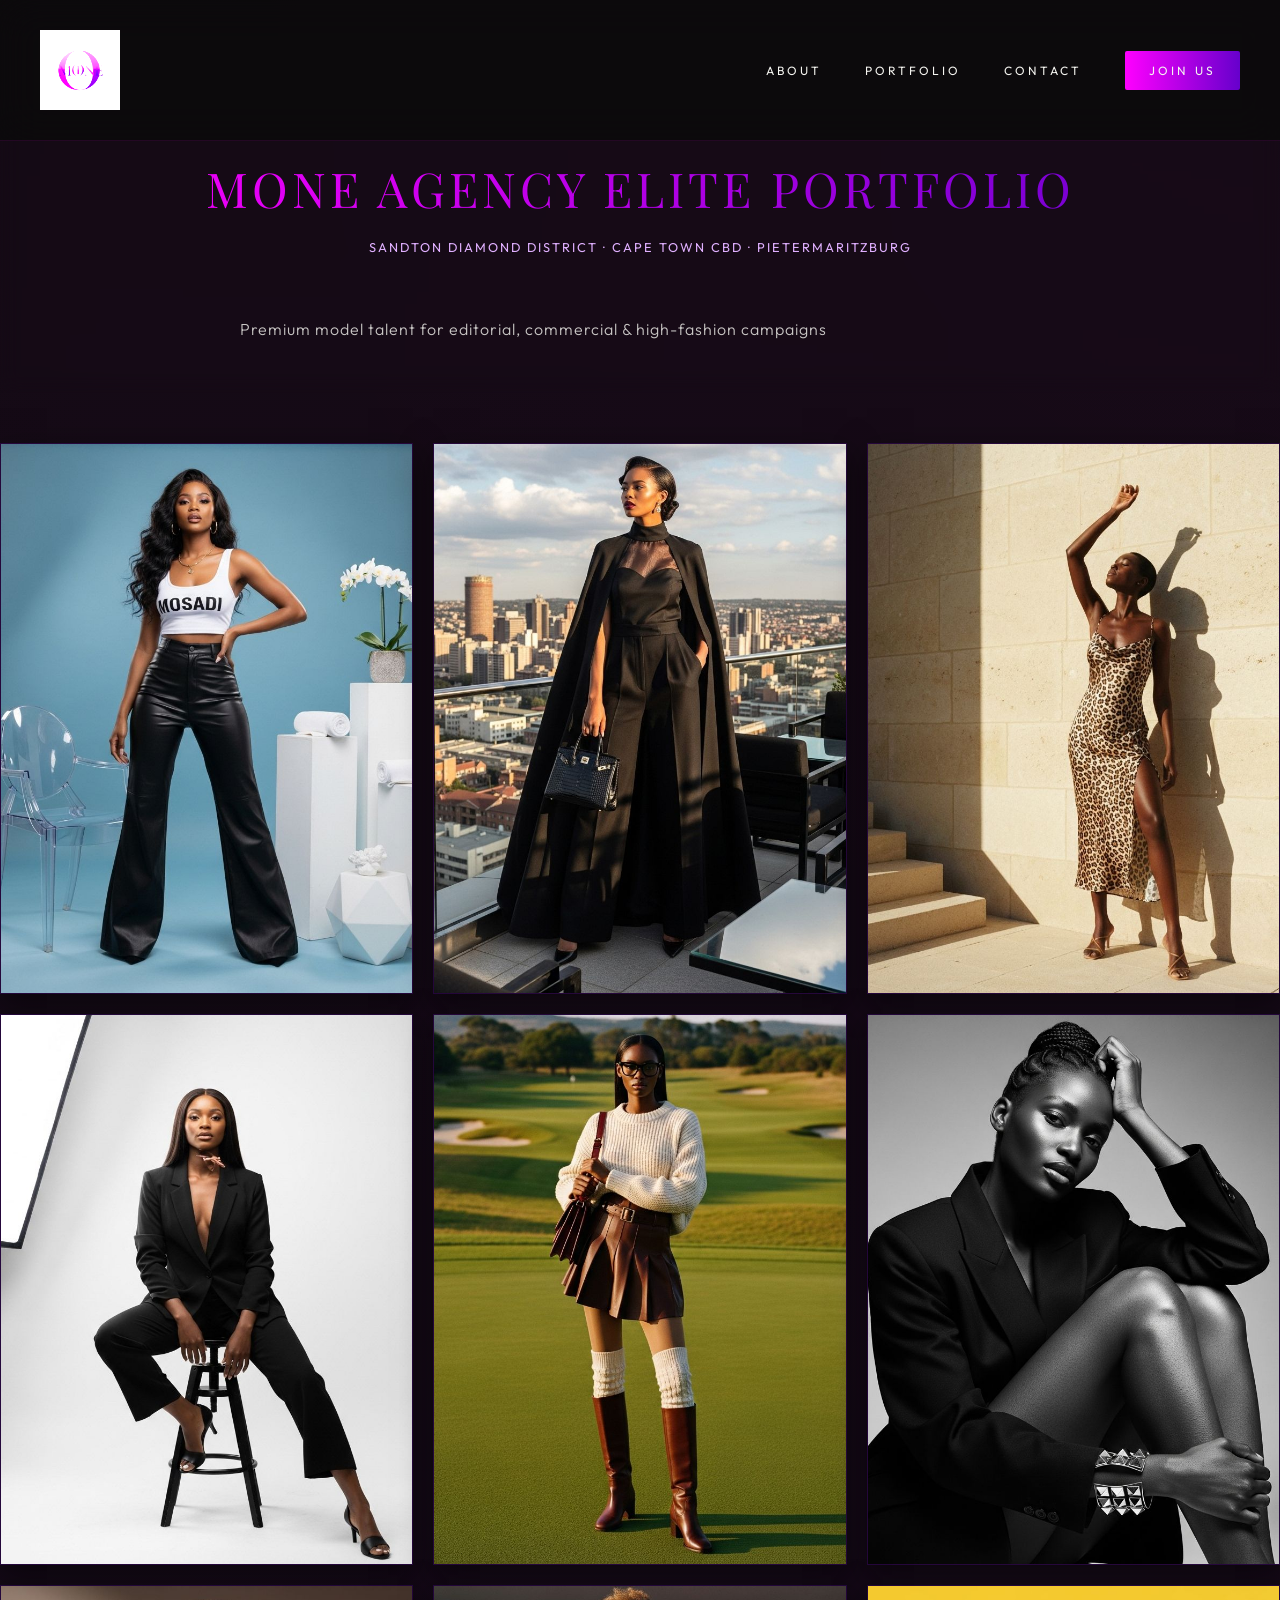
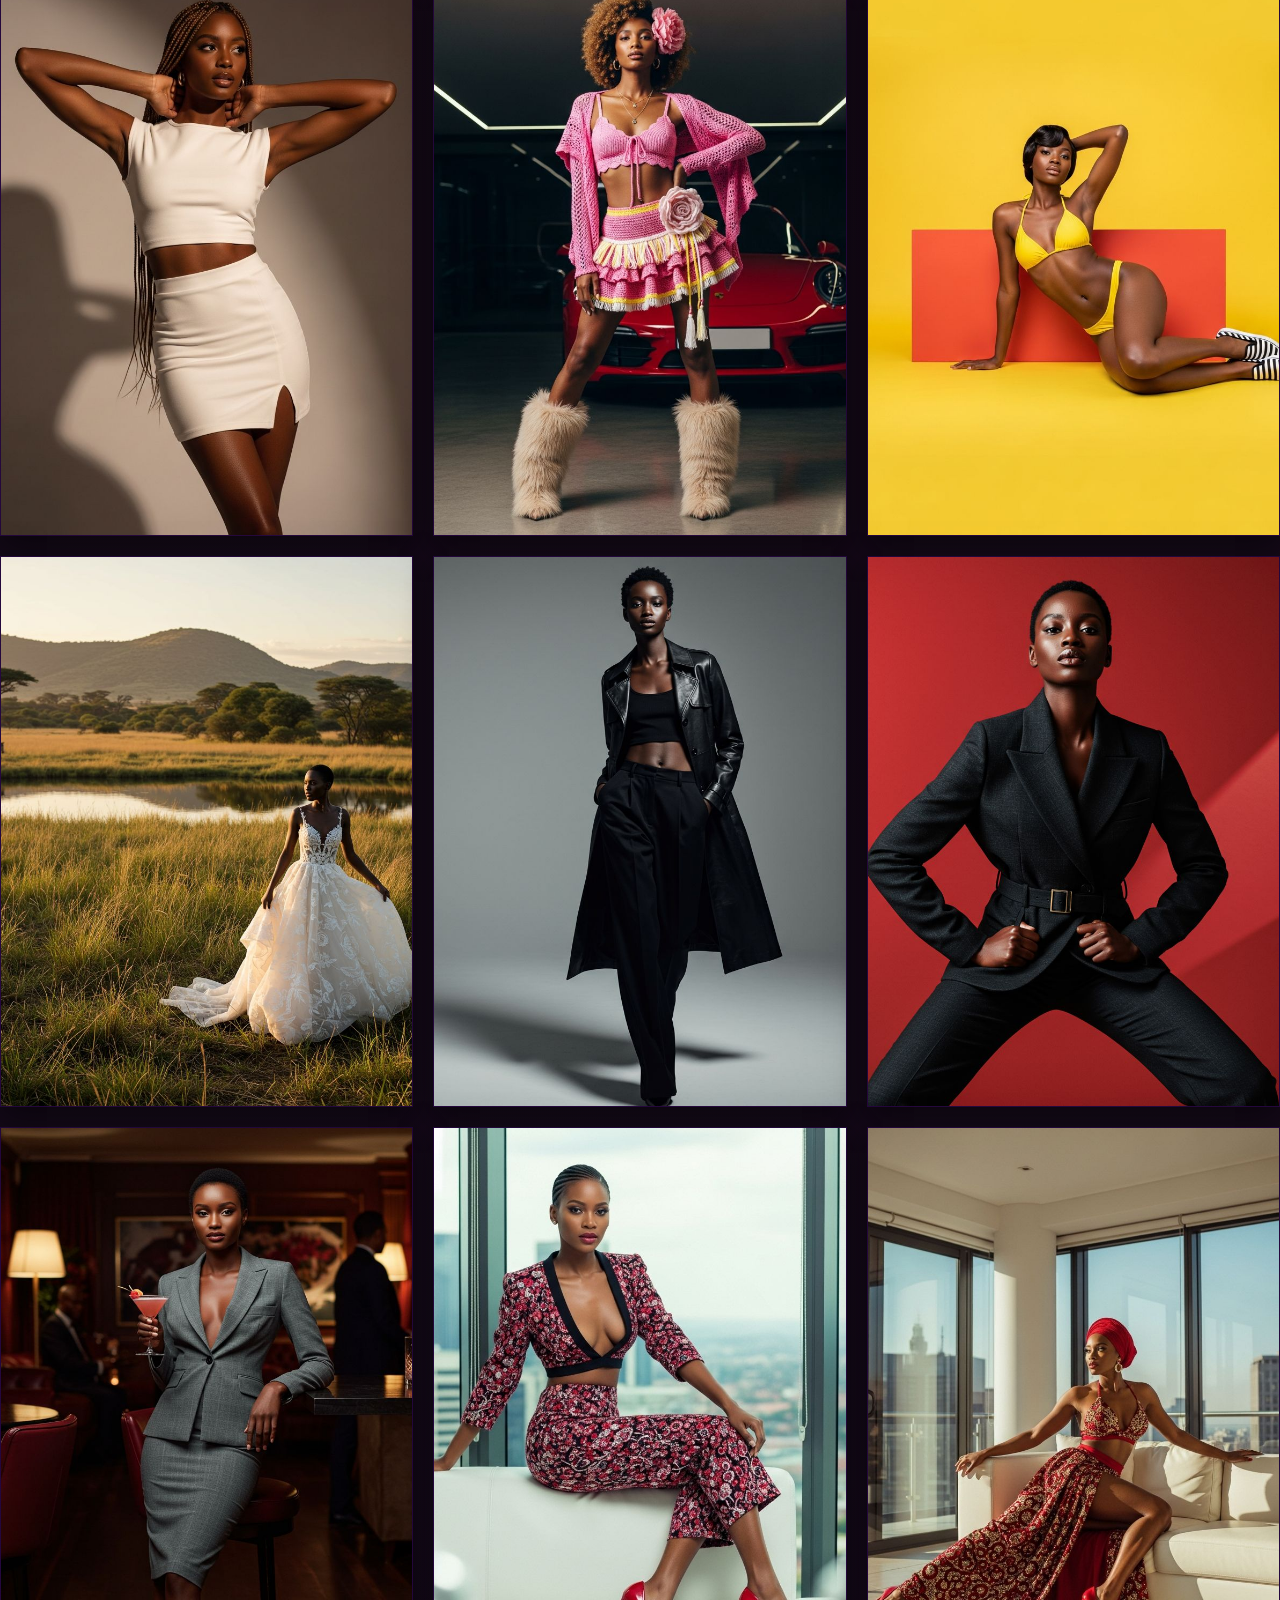
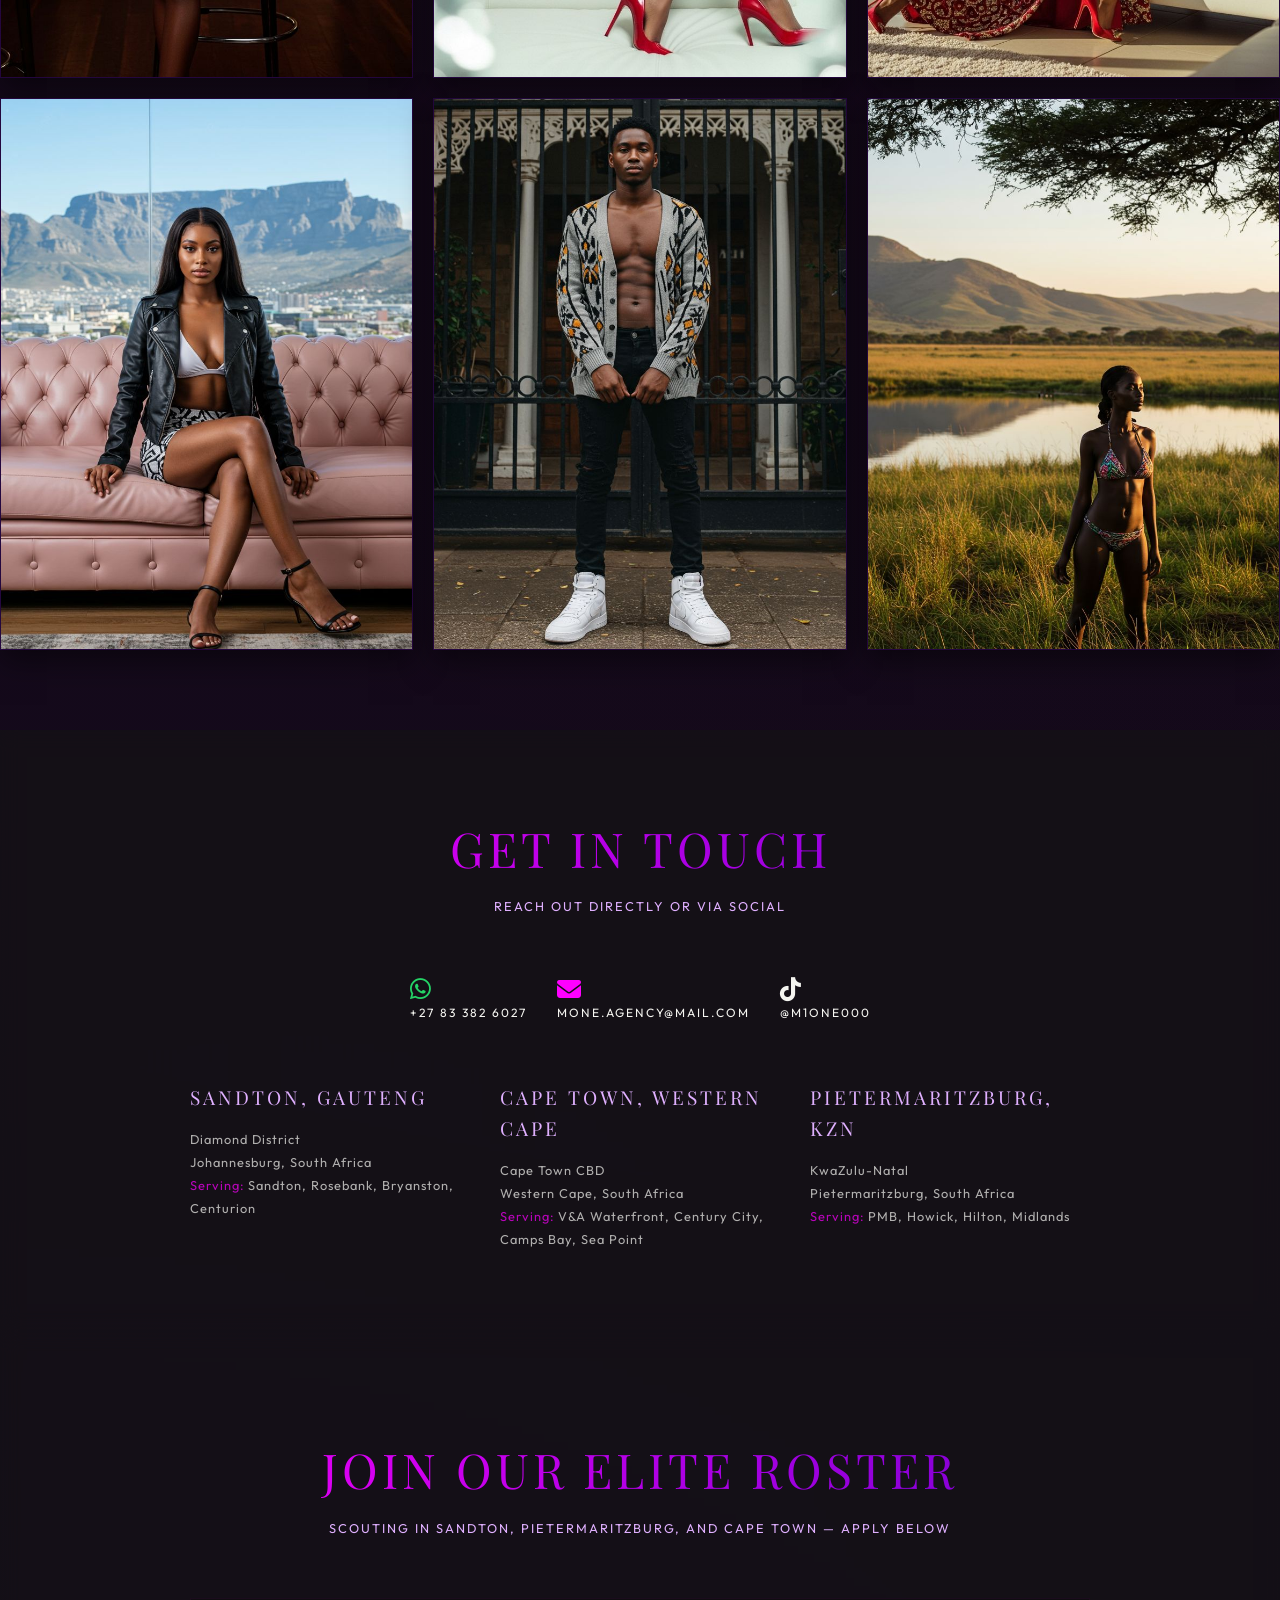
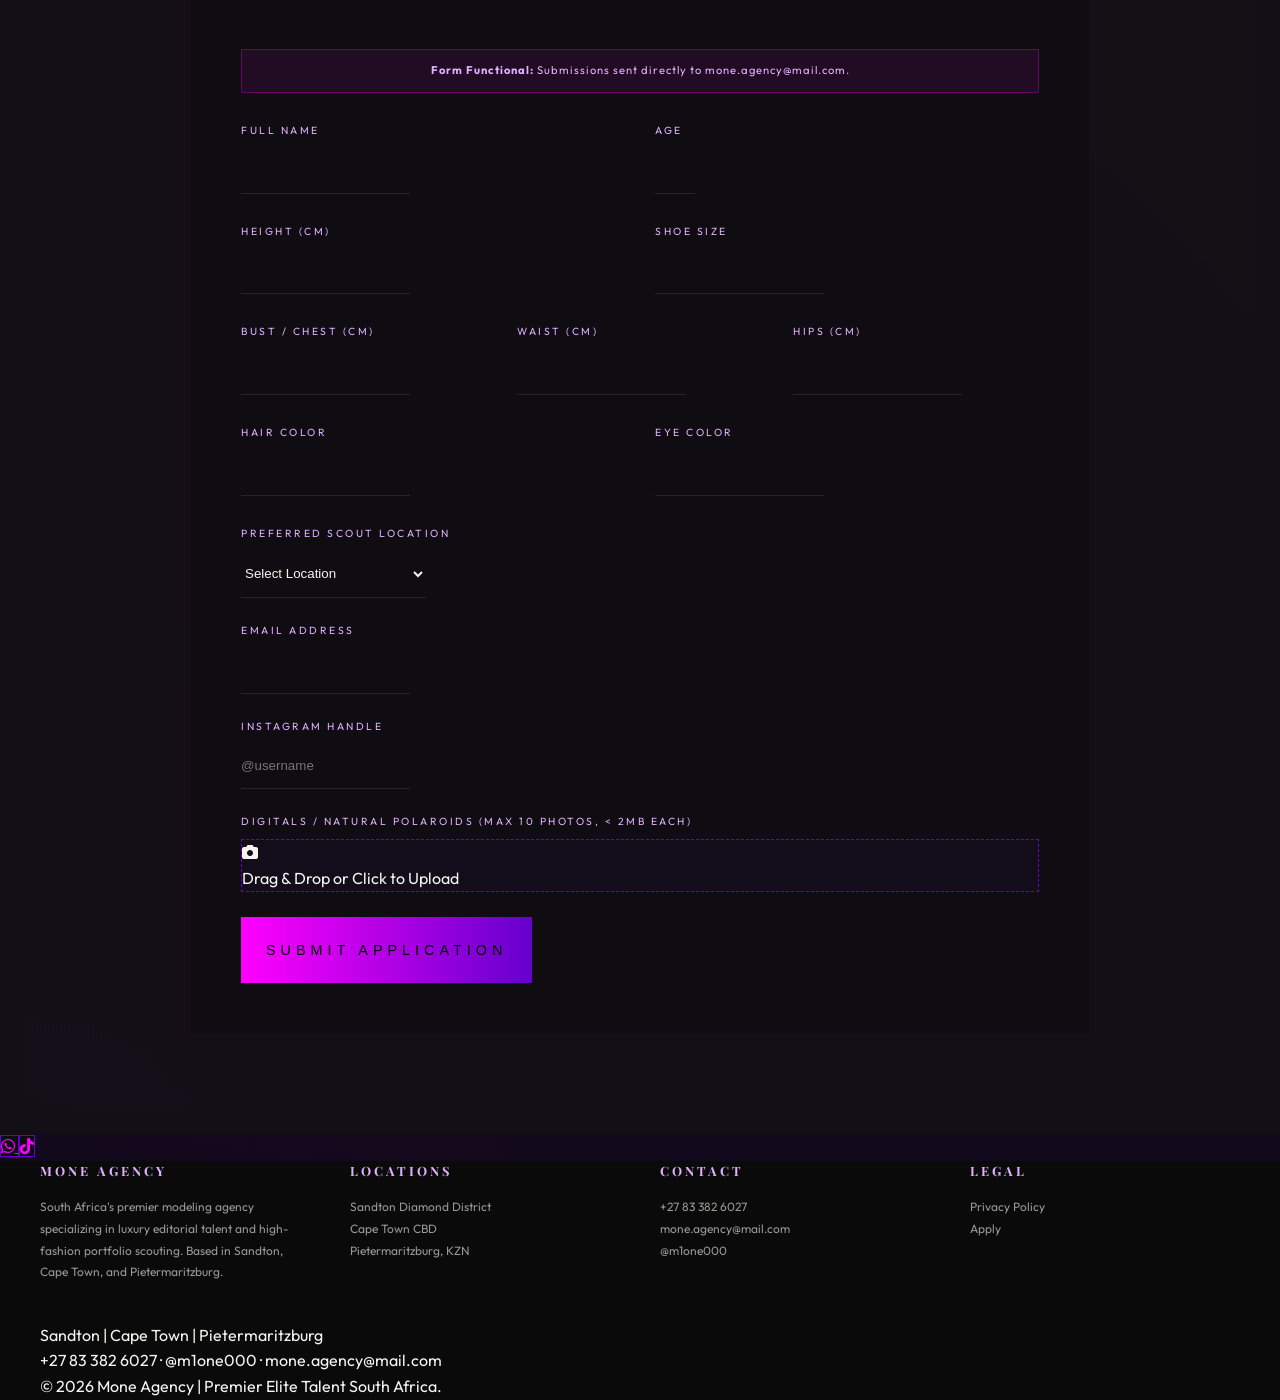
<file: index.html>
<!DOCTYPE html>
<html lang="en">
<head>
    <meta charset="UTF-8">
    <meta name="viewport" content="width=device-width, initial-scale=1.0">
    <title>Mone Agency | Premium Modeling & Luxury Editorial Talent South Africa</title>
    <meta name="description" content="Mone Agency is a boutique model management firm specializing in luxury editorial talent and high-fashion portfolio scouting. Serving Sandton Diamond District, Rosebank, Cape Town CBD, Umhlanga Ridge, and Pietermaritzburg.">
    <meta name="keywords" content="Premium modeling agency Sandton, Luxury editorial talent Cape Town, Boutique model management Pietermaritzburg, Commercial fashion casting South Africa, Top-tier runway models, High-fashion portfolio scouting, Creative Arts and Entertainment Services, Sandton models, Cape Town models, Pietermaritzburg models, South Africa modeling agency, elite model management Johannesburg">
    <meta name="author" content="Mone Agency">
    <meta name="robots" content="index, follow, max-image-preview:large, max-snippet:-1, max-video-preview:-1">
    <meta name="geo.region" content="ZA-GP, ZA-WC, ZA-NL">
    <meta name="geo.placename" content="Sandton, Rosebank, Cape Town CBD, Umhlanga Ridge, Pietermaritzburg">
    <meta name="location-proximity" content="Diamond District Sandton; Rosebank Creative Hub; Cape Town CBD; Century City; Umhlanga Ridge; Bryanston Advertising Corridor">
    <meta name="industry-classification" content="Creative Arts and Entertainment Services; Model Management; High-Fashion Casting">

    <meta property="og:type" content="website">
    <meta property="og:url" content="https://evansxm.github.io/mone-agency/">
    <meta property="og:title" content="Mone Agency | Premium Modeling & Luxury Editorial Talent South Africa">
    <meta property="og:description" content="Mone curates preeminent talent. We bridge South African excellence with global high-fashion stature. Based in Sandton Diamond District, Cape Town CBD, and Pietermaritzburg.">
    <meta property="og:image" content="https://evansxm.github.io/mone-agency/Logo/mone-logo-v2.jpeg">
    <meta property="og:image:width" content="800">
    <meta property="og:image:height" content="600">
    <meta property="og:locale" content="en_ZA">
    <meta property="og:site_name" content="Mone Agency">

    <meta name="twitter:card" content="summary_large_image">
    <meta name="twitter:url" content="https://evansxm.github.io/mone-agency/">
    <meta name="twitter:title" content="Mone Agency | Premium Modeling & Luxury Editorial Talent South Africa">
    <meta name="twitter:description" content="Mone curates preeminent talent. We bridge South African excellence with global high-fashion stature. Based in Sandton, Cape Town, and Pietermaritzburg.">
    <meta name="twitter:image" content="https://evansxm.github.io/mone-agency/Logo/mone-logo-v2.jpeg">

    <link rel="canonical" href="https://evansxm.github.io/mone-agency/">

    <script type="application/ld+json">
    [
      {
        "@context": "https://schema.org",
        "@type": "ProfessionalService",
        "name": "Mone Agency",
        "image": "https://evansxm.github.io/mone-agency/Logo/mone-logo-v2.jpeg",
        "url": "https://evansxm.github.io/mone-agency/",
        "telephone": "+27-83-382-6027",
        "email": "mone.agency@mail.com",
        "priceRange": "$$$",
        "address": [
          {
            "@type": "PostalAddress",
            "addressLocality": "Sandton",
            "addressRegion": "Gauteng",
            "streetAddress": "Diamond District",
            "addressCountry": "ZA"
          },
          {
            "@type": "PostalAddress",
            "addressLocality": "Cape Town",
            "addressRegion": "Western Cape",
            "streetAddress": "Cape Town CBD",
            "addressCountry": "ZA"
          },
          {
            "@type": "PostalAddress",
            "addressLocality": "Pietermaritzburg",
            "addressRegion": "KZN",
            "addressCountry": "ZA"
          }
        ],
        "geo": [
          {
            "@type": "GeoCoordinates",
            "latitude": "-26.1075",
            "longitude": "28.0567"
          },
          {
            "@type": "GeoCoordinates",
            "latitude": "-33.9249",
            "longitude": "18.4241"
          },
          {
            "@type": "GeoCoordinates",
            "latitude": "-29.6010",
            "longitude": "30.3940"
          }
        ],
        "openingHoursSpecification": {
          "@type": "OpeningHoursSpecification",
          "dayOfWeek": ["Monday", "Tuesday", "Wednesday", "Thursday", "Friday"],
          "opens": "09:00",
          "closes": "17:00"
        },
        "sameAs": [
          "https://www.tiktok.com/@m1one000",
          "https://wa.me/27833826027"
        ]
      },
      {
        "@context": "https://schema.org",
        "@type": "Organization",
        "name": "Mone Agency",
        "url": "https://evansxm.github.io/mone-agency/",
        "logo": "https://evansxm.github.io/mone-agency/Logo/mone-logo-v2.jpeg",
        "contactPoint": {
          "@type": "ContactPoint",
          "telephone": "+27-83-382-6027",
          "contactType": "customer service",
          "email": "mone.agency@mail.com",
          "areaServed": ["ZA-GP", "ZA-WC", "ZA-NL"],
          "availableLanguage": ["English", "Afrikaans"]
        },
        "address": {
          "@type": "PostalAddress",
          "addressLocality": "Sandton",
          "addressRegion": "Gauteng",
          "addressCountry": "ZA"
        },
        "sameAs": [
          "https://www.tiktok.com/@m1one000",
          "https://wa.me/27833826027"
        ]
      },
      {
        "@context": "https://schema.org",
        "@type": "Service",
        "serviceType": "Creative Arts and Entertainment Services",
        "description": "High-fashion model management, luxury editorial talent scouting, and commercial fashion casting for advertising agencies in Sandton, Cape Town, and Pietermaritzburg.",
        "provider": {
          "@type": "Organization",
          "name": "Mone Agency"
        },
        "areaServed": [
          {"@type": "City", "name": "Sandton"},
          {"@type": "City", "name": "Rosebank"},
          {"@type": "City", "name": "Cape Town"},
          {"@type": "City", "name": "Umhlanga Ridge"},
          {"@type": "City", "name": "Pietermaritzburg"}
        ],
        "hasOfferCatalog": {
          "@type": "OfferCatalog",
          "name": "Model Services",
          "itemListElement": [
            {"@type": "Offer", "itemOffered": {"@type": "Service", "name": "Model Management"}},
            {"@type": "Offer", "itemOffered": {"@type": "Service", "name": "Talent Scouting"}},
            {"@type": "Offer", "itemOffered": {"@type": "Service", "name": "Portfolio Development"}}
          ]
        }
      },
      {
        "@context": "https://schema.org",
        "@type": "FAQPage",
        "mainEntity": [
          {
            "@type": "Question",
            "name": "How do I apply to Mone Agency?",
            "acceptedAnswer": {
              "@type": "Answer",
              "text": "To apply to Mone Agency, complete the online application form with your name, age, height, measurements, location preference (Sandton, Cape Town, or Pietermaritzburg), Instagram handle, and upload up to 10 natural digital polaroids (max 2MB each). Applications are reviewed by our casting team."
            }
          },
          {
            "@type": "Question",
            "name": "What are the requirements to join Mone Agency?",
            "acceptedAnswer": {
              "@type": "Answer",
              "text": "Requirements include: minimum height (cm), age, bust/waist/hips measurements, shoe size, hair and eye colour, a valid Instagram handle, and natural (no heavy makeup) digital polaroid photos. We scout in Sandton Diamond District, Cape Town CBD, and Pietermaritzburg."
            }
          },
          {
            "@type": "Question",
            "name": "Where is Mone Agency located?",
            "acceptedAnswer": {
              "@type": "Answer",
              "text": "Mone Agency operates in three South African locations: Sandton Diamond District (Gauteng), Cape Town CBD (Western Cape), and Pietermaritzburg (KZN). We serve clients across South Africa and internationally."
            }
          },
          {
            "@type": "Question",
            "name": "Does Mone Agency represent male models?",
            "acceptedAnswer": {
              "@type": "Answer",
              "text": "Mone Agency represents all genders for editorial, commercial, and high-fashion modeling. We welcome applications from aspiring models across South Africa regardless of gender identity."
            }
          },
          {
            "@type": "Question",
            "name": "What services does Mone Agency offer?",
            "acceptedAnswer": {
              "@type": "Answer",
              "text": "Mone Agency offers model management, talent scouting, portfolio development, and connects models with casting opportunities in South Africa and globally for fashion campaigns, runway shows, and commercial advertising."
            }
          },
          {
            "@type": "Question",
            "name": "What is the modeling agency scene in Cape Town like?",
            "acceptedAnswer": {
              "@type": "Answer",
              "text": "Cape Town is one of South Africa's premier fashion capitals, home to the V&A Waterfront Precinct and a thriving editorial and commercial modeling scene. Mone Agency operates in Cape Town CBD to scout and develop high-fashion editorial talent for international campaigns."
            }
          }
        ]
      }
    ]
    </script>

    <link rel="preconnect" href="https://fonts.googleapis.com">
    <link rel="preconnect" href="https://fonts.gstatic.com" crossorigin>
    <link href="https://fonts.googleapis.com/css2?family=Playfair+Display:ital,wght@0,400..900;1,400..900&family=Outfit:wght@100..900&display=swap" rel="stylesheet">
    <link rel="icon" type="image/jpeg" href="Logo/mone-logo-v2.jpeg">
    <link rel="stylesheet" href="style.css">
    <link rel="stylesheet" href="https://cdnjs.cloudflare.com/ajax/libs/font-awesome/6.5.1/css/all.min.css">
</head>
<body>
    <header>
        <div class="container">
            <img src="Logo/mone-logo-v2.jpeg" alt="Mone Agency Logo — Premium Modeling Agency South Africa" class="logo">
            <nav>
                <a href="#about">About</a>
                <a href="#portfolio">Portfolio</a>
                <a href="#contact">Contact</a>
                <a href="#apply" class="btn-apply">Join Us</a>
            </nav>
        </div>
    </header>

    <main>
        <section id="about" class="apply-section" style="padding: 150px 0 50px; background: transparent;">
            <div class="container text-center">
                <h2 class="section-title">Mone Agency Elite Portfolio</h2>
                <p class="section-subtitle">Sandton Diamond District · Cape Town CBD · Pietermaritzburg</p>
                <p style="max-width: 800px; margin: 0 auto; font-weight: 300; letter-spacing: 1px; color: var(--sand); opacity: 0.8;">Premium model talent for editorial, commercial &amp; high-fashion campaigns</p>
            </div>
        </section>

        <section id="portfolio" class="gallery-section" style="padding-top: 50px;">
            <div class="gallery-grid" id="gallery">
            </div>
        </section>

        <section id="contact" class="apply-section" style="padding: 80px 0;">
            <div class="container text-center">
                <h2 class="section-title">Get In Touch</h2>
                <p class="section-subtitle">Reach out directly or via social</p>
                <div style="display: flex; gap: 30px; justify-content: center; flex-wrap: wrap; margin-top: 40px;">
                    <a href="https://wa.me/27833826027" target="_blank" style="color: var(--sand); text-decoration: none; letter-spacing: 2px; font-size: 0.75rem; text-transform: uppercase;">
                        <i class="fab fa-whatsapp" style="font-size: 1.5rem; color: #25D366;"></i><br>+27 83 382 6027
                    </a>
                    <a href="mailto:mone.agency@mail.com" style="color: var(--sand); text-decoration: none; letter-spacing: 2px; font-size: 0.75rem; text-transform: uppercase;">
                        <i class="fas fa-envelope" style="font-size: 1.5rem; color: var(--magenta);"></i><br>mone.agency@mail.com
                    </a>
                    <a href="https://www.tiktok.com/@m1one000" target="_blank" style="color: var(--sand); text-decoration: none; letter-spacing: 2px; font-size: 0.75rem; text-transform: uppercase;">
                        <i class="fab fa-tiktok" style="font-size: 1.5rem;"></i><br>@m1one000
                    </a>
                </div>
                <div style="margin-top: 60px; display: grid; grid-template-columns: repeat(auto-fit, minmax(250px, 1fr)); gap: 30px; max-width: 900px; margin-left: auto; margin-right: auto; text-align: left;">
                    <div>
                        <h3 style="font-family: 'Playfair Display', serif; font-size: 1.2rem; letter-spacing: 3px; text-transform: uppercase; color: var(--lavender); margin-bottom: 15px;">Sandton, Gauteng</h3>
                        <p style="font-size: 0.8rem; letter-spacing: 1px; opacity: 0.7; line-height: 1.8;">
                            Diamond District<br>Johannesburg, South Africa<br>
                            <span style="color: var(--magenta);">Serving:</span> Sandton, Rosebank, Bryanston, Centurion
                        </p>
                    </div>
                    <div>
                        <h3 style="font-family: 'Playfair Display', serif; font-size: 1.2rem; letter-spacing: 3px; text-transform: uppercase; color: var(--lavender); margin-bottom: 15px;">Cape Town, Western Cape</h3>
                        <p style="font-size: 0.8rem; letter-spacing: 1px; opacity: 0.7; line-height: 1.8;">
                            Cape Town CBD<br>Western Cape, South Africa<br>
                            <span style="color: var(--magenta);">Serving:</span> V&A Waterfront, Century City, Camps Bay, Sea Point
                        </p>
                    </div>
                    <div>
                        <h3 style="font-family: 'Playfair Display', serif; font-size: 1.2rem; letter-spacing: 3px; text-transform: uppercase; color: var(--lavender); margin-bottom: 15px;">Pietermaritzburg, KZN</h3>
                        <p style="font-size: 0.8rem; letter-spacing: 1px; opacity: 0.7; line-height: 1.8;">
                            KwaZulu-Natal<br>Pietermaritzburg, South Africa<br>
                            <span style="color: var(--magenta);">Serving:</span> PMB, Howick, Hilton, Midlands
                        </p>
                    </div>
                </div>
            </div>
        </section>

        <section id="apply" class="apply-section">
            <div class="container">
                <h2 class="section-title">Join Our Elite Roster</h2>
                <p class="section-subtitle">Scouting in Sandton, Pietermaritzburg, and Cape Town — apply below</p>
                
                <form id="modelForm" class="model-form">
                    <div id="form-setup-banner" style="background:rgba(255,0,255,0.08);border:1px solid rgba(255,0,255,0.3);padding:12px 20px;margin-bottom:30px;text-align:center;font-size:0.7rem;letter-spacing:1px;color:var(--lavender);border-radius:2px;">
                        <strong>Form Functional:</strong> Submissions sent directly to mone.agency@mail.com.
                    </div>
                    
                    <div class="form-row">
                        <div class="form-group">
                            <label for="name">Full Name</label>
                            <input type="text" id="name" name="name" required>
                        </div>
                        <div class="form-group">
                            <label for="age">Age</label>
                            <input type="number" id="age" name="age" min="14" max="45" required>
                        </div>
                    </div>

                    <div class="form-row">
                        <div class="form-group">
                            <label for="height">Height (cm)</label>
                            <input type="number" id="height" name="height" required>
                        </div>
                        <div class="form-group">
                            <label for="shoe">Shoe Size</label>
                            <input type="text" id="shoe" name="shoe" required>
                        </div>
                    </div>

                    <div class="form-row three-col">
                        <div class="form-group">
                            <label for="bust">Bust / Chest (cm)</label>
                            <input type="text" id="bust" name="bust" required>
                        </div>
                        <div class="form-group">
                            <label for="waist">Waist (cm)</label>
                            <input type="text" id="waist" name="waist" required>
                        </div>
                        <div class="form-group">
                            <label for="hips">Hips (cm)</label>
                            <input type="text" id="hips" name="hips" required>
                        </div>
                    </div>

                    <div class="form-row">
                        <div class="form-group">
                            <label for="hair">Hair Color</label>
                            <input type="text" id="hair" name="hair" required>
                        </div>
                        <div class="form-group">
                            <label for="eyes">Eye Color</label>
                            <input type="text" id="eyes" name="eyes" required>
                        </div>
                    </div>

                    <div class="form-group">
                        <label for="location">Preferred Scout Location</label>
                        <select id="location" name="location" required>
                            <option value="">Select Location</option>
                            <option value="Sandton">Sandton (Gauteng)</option>
                            <option value="Cape Town">Cape Town (Western Cape)</option>
                            <option value="Pietermaritzburg">Pietermaritzburg (KZN)</option>
                        </select>
                    </div>

                    <div class="form-group">
                        <label for="email">Email Address</label>
                        <input type="email" id="email" name="email" required>
                    </div>

                    <div class="form-group">
                        <label for="instagram">Instagram Handle</label>
                        <input type="text" id="instagram" name="instagram" placeholder="@username" required>
                    </div>

                    <div class="form-group">
                        <label>Digitals / Natural Polaroids (Max 10 photos, < 2MB each)</label>
                        <div class="upload-zone" id="uploadZone">
                            <i class="fas fa-camera"></i>
                            <p>Drag & Drop or Click to Upload</p>
                            <input type="file" id="photos" name="photos[]" multiple accept="image/*" hidden>
                        </div>
                        <div id="fileList" class="file-list"></div>
                    </div>

                    <button type="submit" class="btn-submit">Submit Application</button>
                </form>
            </div>
        </section>
    </main>

    <div class="floating-cta">
        <a href="https://wa.me/27833826027" class="whatsapp" target="_blank" aria-label="WhatsApp">
            <i class="fab fa-whatsapp"></i>
        </a>
        <a href="https://www.tiktok.com/@m1one000" class="tiktok" target="_blank" aria-label="TikTok">
            <i class="fab fa-tiktok"></i>
        </a>
    </div>

    <footer>
        <div class="container">
            <div style="display: grid; grid-template-columns: repeat(auto-fit, minmax(200px, 1fr)); gap: 40px; text-align: left; margin-bottom: 40px;">
                <div>
                    <h4 style="font-family: 'Playfair Display', serif; letter-spacing: 3px; text-transform: uppercase; font-size: 0.8rem; color: var(--lavender); margin-bottom: 15px;">Mone Agency</h4>
                    <p style="font-size: 0.75rem; opacity: 0.6; line-height: 1.8;">
                        South Africa's premier modeling agency specializing in luxury editorial talent and high-fashion portfolio scouting. Based in Sandton, Cape Town, and Pietermaritzburg.
                    </p>
                </div>
                <div>
                    <h4 style="font-family: 'Playfair Display', serif; letter-spacing: 3px; text-transform: uppercase; font-size: 0.8rem; color: var(--lavender); margin-bottom: 15px;">Locations</h4>
                    <p style="font-size: 0.75rem; opacity: 0.6; line-height: 1.8;">
                        Sandton Diamond District<br>
                        Cape Town CBD<br>
                        Pietermaritzburg, KZN
                    </p>
                </div>
                <div>
                    <h4 style="font-family: 'Playfair Display', serif; letter-spacing: 3px; text-transform: uppercase; font-size: 0.8rem; color: var(--lavender); margin-bottom: 15px;">Contact</h4>
                    <p style="font-size: 0.75rem; opacity: 0.6; line-height: 1.8;">
                        <a href="https://wa.me/27833826027" style="color: var(--sand); text-decoration: none;">+27 83 382 6027</a><br>
                        <a href="mailto:mone.agency@mail.com" style="color: var(--sand); text-decoration: none;">mone.agency@mail.com</a><br>
                        <a href="https://www.tiktok.com/@m1one000" target="_blank" style="color: var(--sand); text-decoration: none;">@m1one000</a>
                    </p>
                </div>
                <div>
                    <h4 style="font-family: 'Playfair Display', serif; letter-spacing: 3px; text-transform: uppercase; font-size: 0.8rem; color: var(--lavender); margin-bottom: 15px;">Legal</h4>
                    <p style="font-size: 0.75rem; opacity: 0.6; line-height: 1.8;">
                        <a href="privacy.html" style="color: var(--sand); text-decoration: none;">Privacy Policy</a><br>
                        <a href="#apply" style="color: var(--sand); text-decoration: none;">Apply</a>
                    </p>
                </div>
            </div>
            <p>Sandton | Cape Town | Pietermaritzburg</p>
            <p>+27 83 382 6027 · @m1one000 · mone.agency@mail.com</p>
            <p>&copy; 2026 Mone Agency | Premier Elite Talent South Africa.</p>
        </div>
    </footer>

    <script src="script.js"></script>
</body>
</html>
</file>
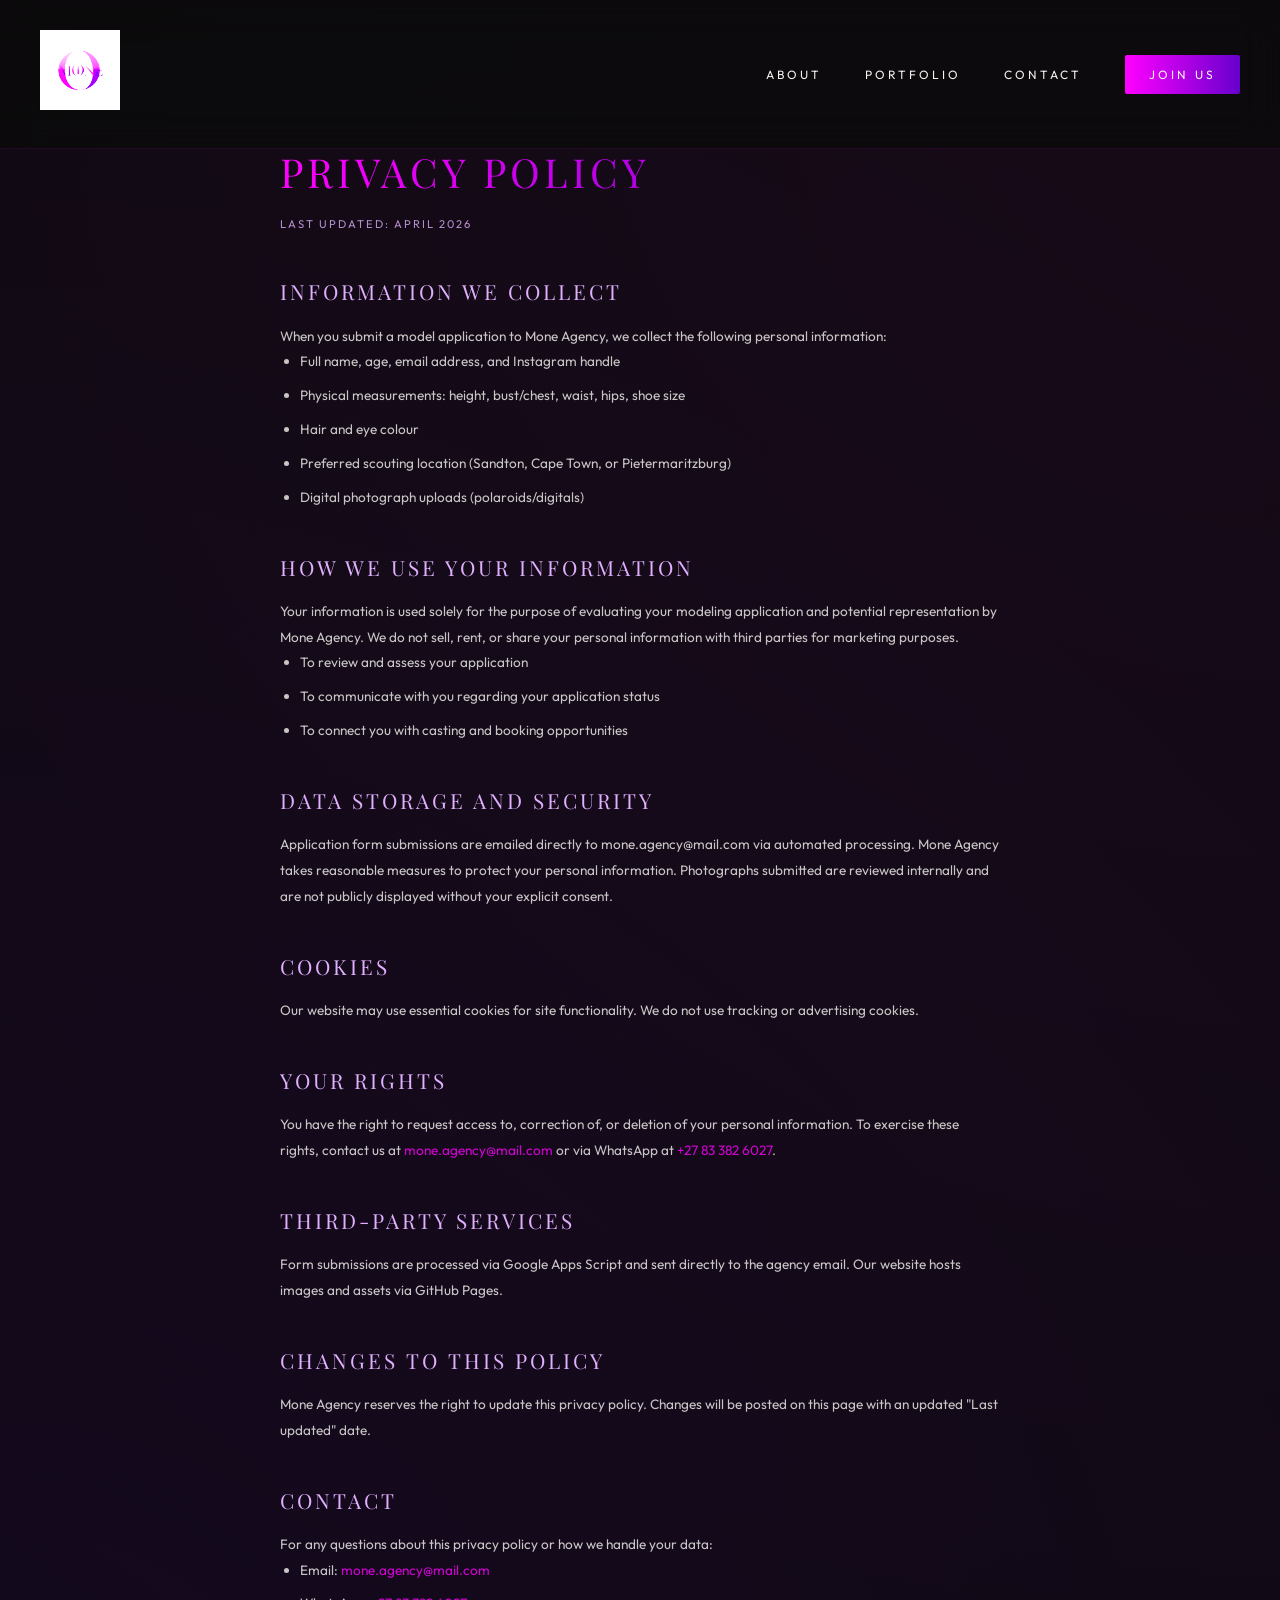
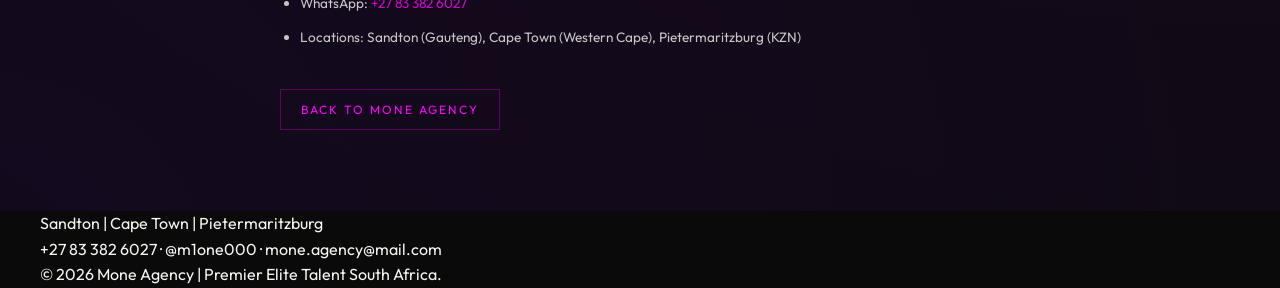
<file: privacy.html>
<!DOCTYPE html>
<html lang="en">
<head>
    <meta charset="UTF-8">
    <meta name="viewport" content="width=device-width, initial-scale=1.0">
    <title>Privacy Policy | Mone Agency</title>
    <meta name="description" content="Privacy policy for Mone Agency — South Africa's premium modeling and luxury editorial talent agency based in Sandton, Cape Town, and Pietermaritzburg.">
    <meta name="robots" content="noindex, nofollow">
    <link rel="canonical" href="https://evansxm.github.io/mone-agency/privacy.html">
    <link rel="preconnect" href="https://fonts.googleapis.com">
    <link rel="preconnect" href="https://fonts.gstatic.com" crossorigin>
    <link href="https://fonts.googleapis.com/css2?family=Playfair+Display:ital,wght@0,400..900;1,400..900&family=Outfit:wght@100..900&display=swap" rel="stylesheet">
    <link rel="stylesheet" href="style.css">
    <link rel="stylesheet" href="https://cdnjs.cloudflare.com/ajax/libs/font-awesome/6.5.1/css/all.min.css">
    <style>
        .privacy-section { padding: 140px 0 80px; max-width: 800px; margin: 0 auto; }
        .privacy-section h1 { font-family: 'Playfair Display', serif; font-size: 2.5rem; letter-spacing: 4px; text-transform: uppercase; margin-bottom: 10px; background: var(--brand-gradient); -webkit-background-clip: text; -webkit-text-fill-color: transparent; }
        .privacy-section h2 { font-family: 'Playfair Display', serif; font-size: 1.3rem; letter-spacing: 3px; text-transform: uppercase; color: var(--lavender); margin: 40px 0 15px; }
        .privacy-section p, .privacy-section li { font-size: 0.85rem; line-height: 1.9; opacity: 0.8; }
        .privacy-section ul { padding-left: 20px; }
        .privacy-section li { margin-bottom: 8px; }
        .privacy-section a { color: var(--magenta); text-decoration: none; }
        .back-link { display: inline-block; margin-top: 30px; color: var(--sand); text-decoration: none; font-size: 0.75rem; letter-spacing: 2px; text-transform: uppercase; border: 1px solid rgba(255,0,255,0.3); padding: 10px 20px; }
    </style>
</head>
<body>
    <header>
        <div class="container">
            <a href="https://evansxm.github.io/mone-agency/">
                <img src="Logo/mone-logo-v2.jpeg" alt="Mone Agency Logo" class="logo">
            </a>
            <nav>
                <a href="https://evansxm.github.io/mone-agency/#about">About</a>
                <a href="https://evansxm.github.io/mone-agency/#portfolio">Portfolio</a>
                <a href="https://evansxm.github.io/mone-agency/#contact">Contact</a>
                <a href="https://evansxm.github.io/mone-agency/#apply" class="btn-apply">Join Us</a>
            </nav>
        </div>
    </header>

    <main>
        <section class="privacy-section">
            <div class="container">
                <h1>Privacy Policy</h1>
                <p style="color: var(--lavender); font-size: 0.7rem; letter-spacing: 2px; text-transform: uppercase;">Last updated: April 2026</p>

                <h2>Information We Collect</h2>
                <p>When you submit a model application to Mone Agency, we collect the following personal information:</p>
                <ul>
                    <li>Full name, age, email address, and Instagram handle</li>
                    <li>Physical measurements: height, bust/chest, waist, hips, shoe size</li>
                    <li>Hair and eye colour</li>
                    <li>Preferred scouting location (Sandton, Cape Town, or Pietermaritzburg)</li>
                    <li>Digital photograph uploads (polaroids/digitals)</li>
                </ul>

                <h2>How We Use Your Information</h2>
                <p>Your information is used solely for the purpose of evaluating your modeling application and potential representation by Mone Agency. We do not sell, rent, or share your personal information with third parties for marketing purposes.</p>
                <ul>
                    <li>To review and assess your application</li>
                    <li>To communicate with you regarding your application status</li>
                    <li>To connect you with casting and booking opportunities</li>
                </ul>

                <h2>Data Storage and Security</h2>
                <p>Application form submissions are emailed directly to mone.agency@mail.com via automated processing. Mone Agency takes reasonable measures to protect your personal information. Photographs submitted are reviewed internally and are not publicly displayed without your explicit consent.</p>

                <h2>Cookies</h2>
                <p>Our website may use essential cookies for site functionality. We do not use tracking or advertising cookies.</p>

                <h2>Your Rights</h2>
                <p>You have the right to request access to, correction of, or deletion of your personal information. To exercise these rights, contact us at <a href="mailto:mone.agency@mail.com">mone.agency@mail.com</a> or via WhatsApp at <a href="https://wa.me/27833826027">+27 83 382 6027</a>.</p>

                <h2>Third-Party Services</h2>
                <p>Form submissions are processed via Google Apps Script and sent directly to the agency email. Our website hosts images and assets via GitHub Pages.</p>

                <h2>Changes to This Policy</h2>
                <p>Mone Agency reserves the right to update this privacy policy. Changes will be posted on this page with an updated "Last updated" date.</p>

                <h2>Contact</h2>
                <p>For any questions about this privacy policy or how we handle your data:</p>
                <ul>
                    <li>Email: <a href="mailto:mone.agency@mail.com">mone.agency@mail.com</a></li>
                    <li>WhatsApp: <a href="https://wa.me/27833826027">+27 83 382 6027</a></li>
                    <li>Locations: Sandton (Gauteng), Cape Town (Western Cape), Pietermaritzburg (KZN)</li>
                </ul>

                <a href="https://evansxm.github.io/mone-agency/" class="back-link">Back to Mone Agency</a>
            </div>
        </section>
    </main>

    <footer>
        <div class="container">
            <p>Sandton | Cape Town | Pietermaritzburg</p>
            <p>+27 83 382 6027 · @m1one000 · mone.agency@mail.com</p>
            <p>&copy; 2026 Mone Agency | Premier Elite Talent South Africa.</p>
        </div>
    </footer>
</body>
</html>
</file>
<file: style.css>
:root {
    --magenta: #FF00FF;
    --purple: #6600CC;
    --onyx: #0A0A0A;
    --sand: #F5F5F0;
    --lavender: #E0B0FF;
    --brand-gradient: linear-gradient(90deg, #FF00FF, #6600CC);
    --glow-effect: radial-gradient(circle at top right, rgba(255, 0, 255, 0.05), transparent),
                   radial-gradient(circle at bottom left, rgba(102, 0, 204, 0.1), transparent);
}

* {
    margin: 0;
    padding: 0;
    box-sizing: border-box;
}

body {
    font-family: 'Outfit', sans-serif;
    background-color: var(--onyx);
    background-image: var(--glow-effect);
    color: var(--sand);
    line-height: 1.6;
    overflow-x: hidden;
    min-height: 100vh;
}

h1, h2, h3, .section-title {
    font-family: 'Playfair Display', serif;
    font-weight: 300;
    letter-spacing: 4px;
    text-transform: uppercase;
}

.container {
    max-width: 1400px;
    margin: 0 auto;
    padding: 0 40px;
}

/* Header & Glassmorphism */
header {
    padding: 30px 0;
    background: rgba(10, 10, 10, 0.8);
    backdrop-filter: blur(20px);
    -webkit-backdrop-filter: blur(20px);
    position: fixed;
    width: 100%;
    top: 0;
    z-index: 1000;
    border-bottom: 1px solid rgba(255, 0, 255, 0.1);
}

header .container {
    display: flex;
    justify-content: space-between;
    align-items: center;
}

.logo {
    height: 80px;
    width: auto;
    filter: brightness(1.2) contrast(1.1);
}

nav a {
    color: var(--sand);
    text-decoration: none;
    margin-left: 40px;
    font-size: 0.75rem;
    letter-spacing: 3px;
    text-transform: uppercase;
    font-weight: 400;
    transition: color 0.3s ease;
}

nav a:hover {
    color: var(--magenta);
}

.btn-apply {
    background: var(--brand-gradient);
    padding: 12px 24px;
    border: none !important;
    position: relative;
    border-radius: 2px;
}

.btn-apply:hover {
    transform: scale(1.05);
    box-shadow: 0 0 20px rgba(255, 0, 255, 0.4);
}

/* Portfolio Gallery */
.gallery-section {
    padding: 150px 0 80px;
}

.gallery-grid {
    display: grid;
    grid-template-columns: repeat(auto-fill, minmax(350px, 1fr));
    gap: 20px;
}

.gallery-item {
    position: relative;
    aspect-ratio: 3/4;
    overflow: hidden;
    border: 1px solid rgba(102, 0, 204, 0.2);
    box-shadow: 0 10px 30px rgba(0, 0, 0, 0.5);
    transition: border-color 0.3s ease;
}

.gallery-item img {
    width: 100%;
    height: 100%;
    object-fit: cover;
    transition: transform 1.2s cubic-bezier(0.19, 1, 0.22, 1);
}

.gallery-item:hover {
    border-color: var(--magenta);
}

.gallery-item:hover img {
    transform: scale(1.08);
}

/* Model Application Form */
.apply-section {
    padding: 100px 0;
    background: rgba(20, 20, 20, 0.6);
    backdrop-filter: blur(10px);
}

.section-title {
    text-align: center;
    font-size: 3rem;
    margin-bottom: 10px;
    background: var(--brand-gradient);
    -webkit-background-clip: text;
    -webkit-text-fill-color: transparent;
}

.section-subtitle {
    text-align: center;
    color: var(--lavender);
    font-size: 0.8rem;
    letter-spacing: 2px;
    margin-bottom: 60px;
    text-transform: uppercase;
}

.model-form {
    max-width: 900px;
    margin: 0 auto;
    padding: 50px;
    background: rgba(10, 10, 10, 0.4);
    border: 1px solid rgba(255, 0, 255, 0.05);
}

.form-row {
    display: grid;
    grid-template-columns: 1fr 1fr;
    gap: 30px;
    margin-bottom: 5px;
}

.form-row.three-col {
    grid-template-columns: 1fr 1fr 1fr;
}

.form-group {
    margin-bottom: 25px;
}

.form-group label {
    display: block;
    color: var(--lavender);
    font-size: 0.65rem;
    letter-spacing: 2.5px;
    text-transform: uppercase;
    margin-bottom: 8px;
}

.form-group input, .form-group select, .form-group textarea {
    background: transparent;
    border: none;
    border-bottom: 1px solid rgba(245, 245, 240, 0.1);
    color: var(--sand);
    padding: 15px 0;
    border-radius: 0;
}

.form-group input:focus,
.form-group select:focus,
.form-group textarea:focus {
    outline: none;
    border-bottom-color: var(--magenta);
}

.form-group select option {
    background: var(--onyx);
    color: var(--sand);
}

.upload-zone {
    border: 1px dashed var(--purple);
    background: rgba(102, 0, 204, 0.05);
}

.upload-zone:hover {
    border-color: var(--magenta);
    background: rgba(255, 0, 255, 0.05);
}

.btn-submit {
    background: var(--brand-gradient);
    border: none;
    border-radius: 0;
    padding: 25px;
    font-size: 0.9rem;
    letter-spacing: 5px;
    text-transform: uppercase;
    cursor: pointer;
    transition: transform 0.3s ease, box-shadow 0.3s ease;
}

.btn-submit:hover {
    transform: scale(1.02);
    box-shadow: 0 0 25px rgba(255, 0, 255, 0.4);
}

.btn-submit:disabled {
    opacity: 0.5;
    cursor: not-allowed;
    transform: none;
    box-shadow: none;
}

/* Floating Elements */
.floating-cta a {
    background: rgba(10, 10, 10, 0.6);
    border: 1px solid var(--purple);
    color: var(--magenta);
}

.floating-cta a:hover {
    background: var(--brand-gradient);
    color: var(--onyx);
}

footer {
    border-top: 1px solid rgba(102, 0, 204, 0.1);
    background-color: var(--onyx);
}

@media (max-width: 900px) {
    .model-form {
        padding: 30px 20px;
    }
    .form-row {
        grid-template-columns: 1fr;
        gap: 0;
    }
    .form-row.three-col {
        grid-template-columns: 1fr;
    }
}

@media (max-width: 768px) {
    .container { padding: 0 20px; }
    .section-title { font-size: 2rem; }
    header .logo { height: 50px; }
    header .container {
        flex-direction: column;
        gap: 15px;
    }
    nav {
        display: flex;
        flex-wrap: wrap;
        justify-content: center;
        gap: 10px;
    }
    nav a {
        margin: 0 10px;
        font-size: 0.65rem;
    }
    .gallery-grid {
        grid-template-columns: repeat(auto-fill, minmax(250px, 1fr));
    }
    .apply-section {
        padding: 60px 0;
    }
    .btn-submit {
        padding: 18px;
        font-size: 0.8rem;
        letter-spacing: 3px;
    }
}

@media (max-width: 480px) {
    .section-title { font-size: 1.5rem; }
    .gallery-grid {
        grid-template-columns: 1fr;
    }
}
</file>
